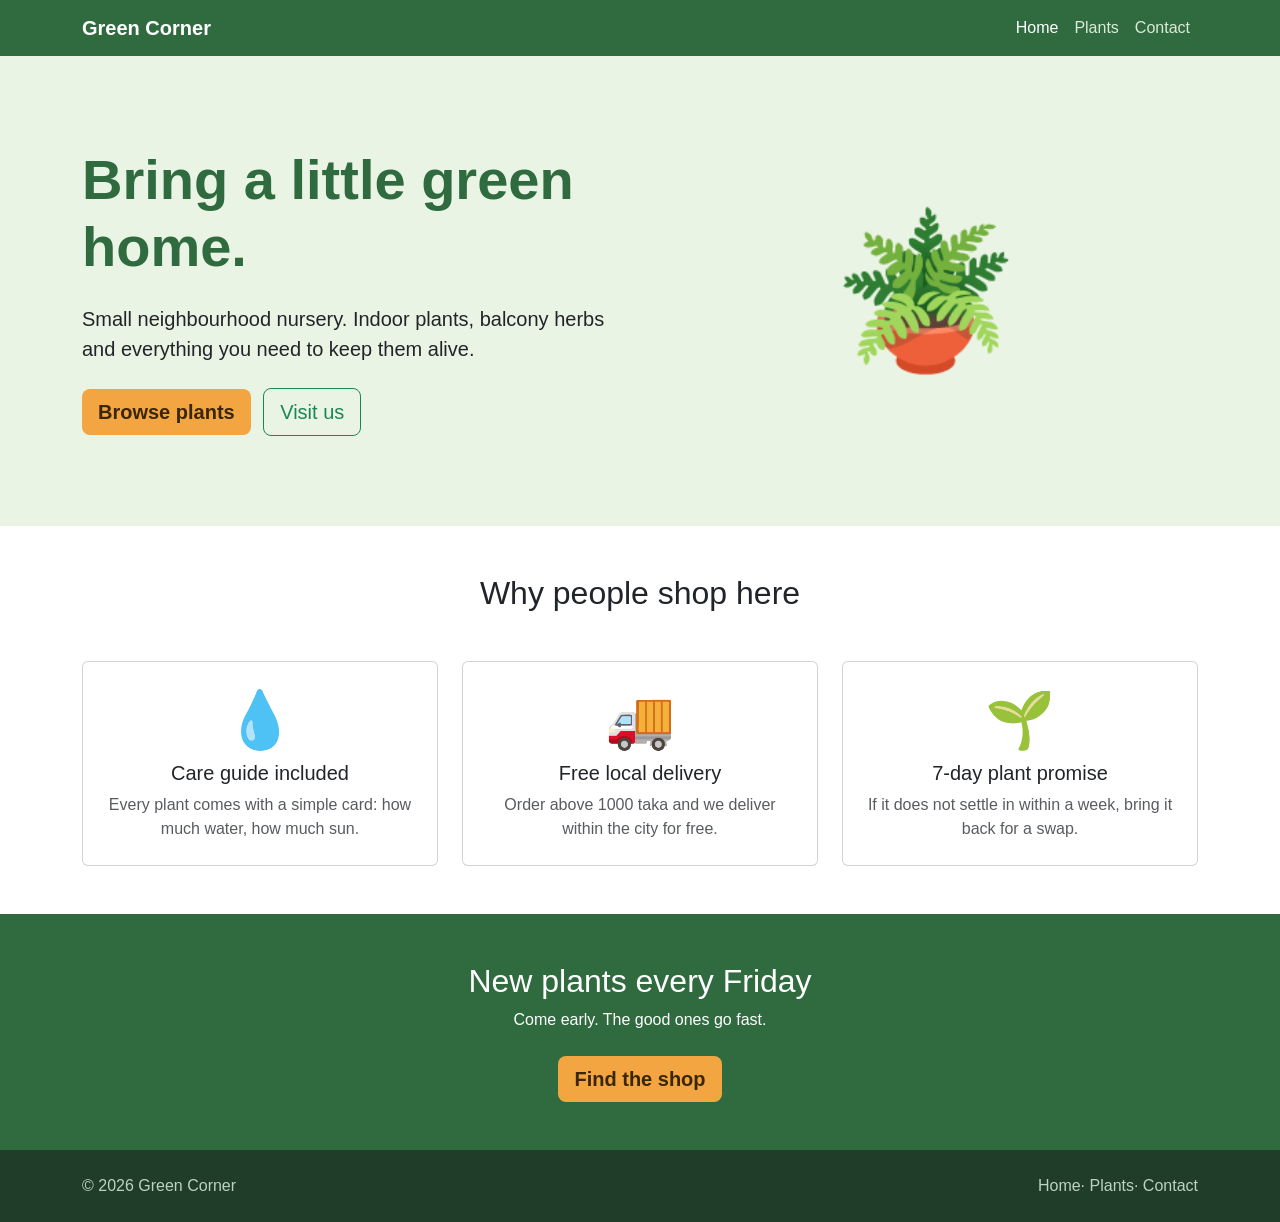
<file: index.html>
<!DOCTYPE html>
<html lang="en">
<head>
    <meta charset="UTF-8">
    <meta name="viewport" content="width=device-width, initial-scale=1.0">
    <title>Green Corner - Plant Nursery</title>
    <link href="https://cdn.jsdelivr.net/npm/bootstrap@5.3.3/dist/css/bootstrap.min.css" rel="stylesheet">
    <link rel="stylesheet" href="https://cdn.jsdelivr.net/npm/bootstrap-icons@1.11.3/font/bootstrap-icons.min.css">
    <link rel="stylesheet" href="css/style.css">
</head>
<body>
    <nav class="navbar navbar-expand-md navbar-dark navbar-gc">
        <div class="container">
            <a class="navbar-brand fw-bold" href="index.html">Green Corner</a>
            <button class="navbar-toggler" type="button" data-bs-toggle="collapse" data-bs-target="#menu">
                <span class="navbar-toggler-icon"></span>
            </button>
            <div class="collapse navbar-collapse" id="menu">
                <ul class="navbar-nav ms-auto">
                    <li class="nav-item"><a class="nav-link active" href="index.html">Home</a></li>
                    <li class="nav-item"><a class="nav-link" href="plants.html">Plants</a></li>
                    <li class="nav-item"><a class="nav-link" href="contact.html">Contact</a></li>
                </ul>
            </div>
        </div>
    </nav>

    <header class="hero">
        <div class="container">
            <div class="row align-items-center">
                <div class="col-lg-6">
                    <h1 class="display-4">Bring a little green home.</h1>
                    <p class="lead my-4">Small neighbourhood nursery. Indoor plants, balcony herbs and everything you need to keep them alive.</p>
                    <a href="plants.html" class="btn btn-gc btn-lg">Browse plants</a>
                    <a href="contact.html" class="btn btn-outline-success btn-lg ms-2">Visit us</a>
                </div>

                <div class="col-lg-6 text-center mt-5 mt-lg-0">
                    <div style="font-size:150px" plant-icon>🪴</div>
                </div>
            </div>
        </div>
    </header>
    
    <section class="py-5">
        <div class="container">
            <h2 class="text-center mb-5">Why people shop here</h2>
            <div class="row g-4">
                <div class="col-md-4">
                    <div class="card h-100 text-center card-hover">
                        <div class="card-body p-4">
                            <div class="display-4">💧</div>
                            <h5 class="card-title mt-2">Care guide included</h5>
                            <p class="card-text text-muted">Every plant comes with a simple card: how much water, how much sun.</p>
                        </div>
                    </div>
                </div>
                <div class="col-md-4">
                    <div class="card h-100 text-center card-hover">
                        <div class="card-body p-4">
                            <div class="display-4">🚚</div>
                            <h5 class="card-title mt-2">Free local delivery</h5>
                            <p class="card-text text-muted">Order above 1000 taka and we deliver within the city for free.</p>
                        </div>
                    </div>
                </div>
                <div class="col-md-4">
                    <div class="card h-100 text-center card-hover">
                        <div class="card-body p-4">
                            <div class="display-4">🌱</div>
                            <h5 class="card-title mt-2">7-day plant promise</h5>
                            <p class="card-text text-muted">If it does not settle in within a week, bring it back for a swap.</p>
                        </div>
                    </div>
                </div>
            </div>
        </div>
    </section>

    <section class="py-5 text-center text-white" style="background-color: var(--gc-green);">
        <div class="container">
            <h2>New plants every Friday</h2>
            <p class="mb-4">Come early. The good ones go fast.</p>
            <a href="contact.html" class="btn btn-gc btn-lg">Find the shop</a>
        </div>
    </section>

    <!--Footer-->

    <footer class="py-4">
        <div class="container d-flex flex-column flex-md-row justify-content-between">
            <span>&copy; 2026 Green Corner</span>
            <span>
                <a href="index.html">Home</a>&middot;
                <a href="plants.html">Plants</a>&middot;
                <a href="contact.html">Contact</a>
            </span>
        </div>
    </footer>

    <script src="https://cdn.jsdelivr.net/npm/bootstrap@5.3.3/dist/js/bootstrap.bundle.min.js"></script>

    
</body>
</html>
</file>
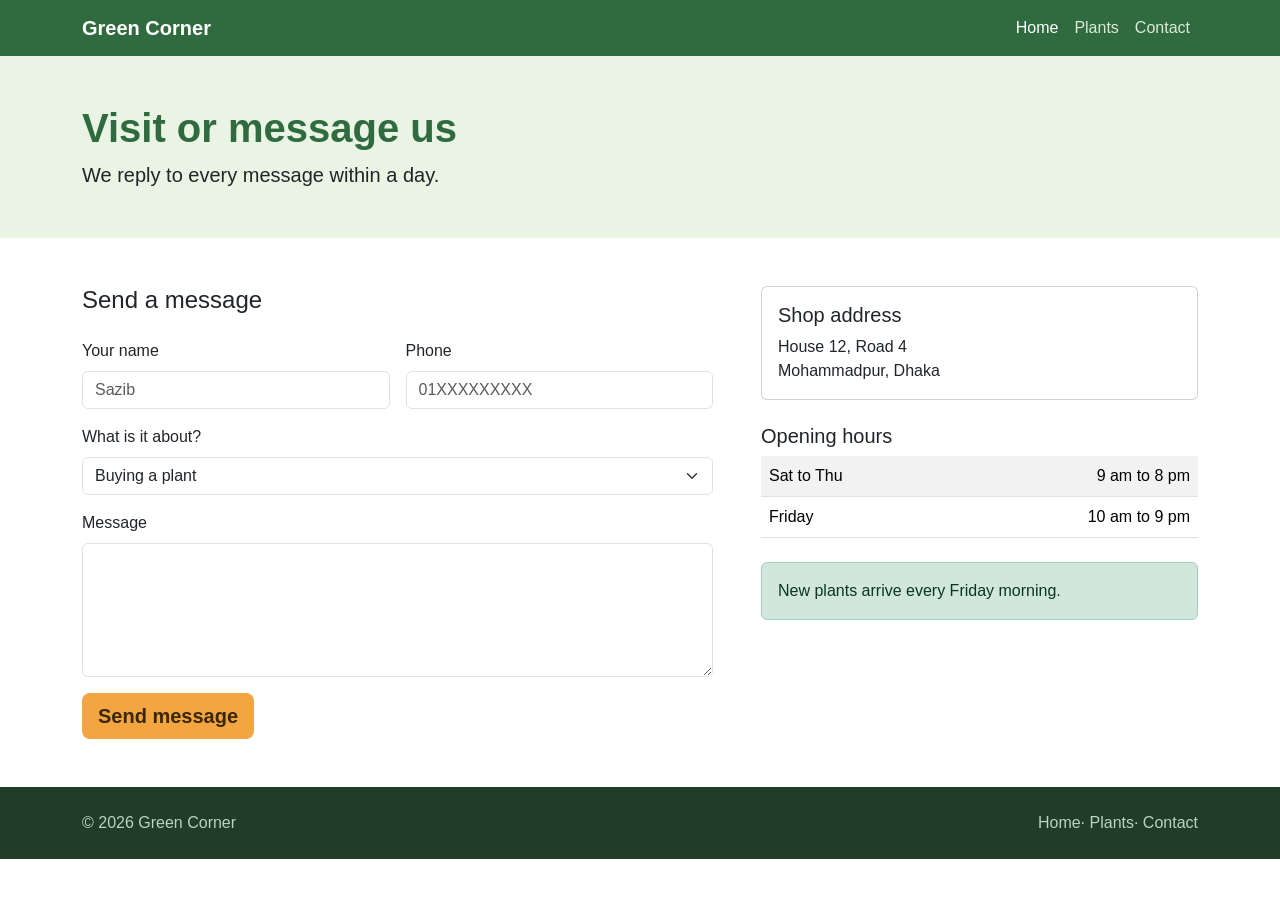
<file: contact.html>
<!DOCTYPE html>
<html lang="en">
<head>
    <meta charset="UTF-8">
    <meta name="viewport" content="width=device-width, initial-scale=1.0">
    <title>Contact - Green Corner</title>
    <link href="https://cdn.jsdelivr.net/npm/bootstrap@5.3.3/dist/css/bootstrap.min.css" rel="stylesheet">
    <link rel="stylesheet" href="https://cdn.jsdelivr.net/npm/bootstrap-icons@1.11.3/font/bootstrap-icons.min.css">
    <link rel="stylesheet" href="css/style.css">
</head>
<body>
    <nav class="navbar navbar-expand-md navbar-dark navbar-gc">
        <div class="container">
            <a class="navbar-brand fw-bold" href="index.html">Green Corner</a>
            <button class="navbar-toggler" type="button" data-bs-toggle="collapse" data-bs-target="#menu">
                <span class="navbar-toggler-icon"></span>
            </button>
            <div class="collapse navbar-collapse" id="menu">
                <ul class="navbar-nav ms-auto">
                    <li class="nav-item"><a class="nav-link active" href="index.html">Home</a></li>
                    <li class="nav-item"><a class="nav-link" href="plants.html">Plants</a></li>
                    <li class="nav-item"><a class="nav-link" href="contact.html">Contact</a></li>
                </ul>
            </div>
        </div>
    </nav>

    <header class="py-5" style="background-color: var(--gc-light);">
        <div class="container">
            <h1 class="fw-bold" style="color: var(--gc-green);">Visit or message us</h1>
            <p class="lead mb-0">We reply to every message within a day.</p>
        </div>
    </header>

    <section class="py-5">
        <div class="container">
            <div class="row g-5">
                <div class="col-lg-7">
                    <h2 class="h4 mb-4">Send a message</h2>
                    <form action="">
                        <div class="row g-3">
                            <div class="col-md-6">
                                <label for="name" class="form-label">Your name</label>
                                <input type="text" class="form-control" id="name" placeholder="Sazib">
                            </div>
                            <div class="col-md-6">
                                <label for="phone" class="form-label">Phone</label>
                                <input type="tel" class="form-control" id="phone" placeholder="01XXXXXXXXX">
                            </div>
                            <div class="col-12">
                                <label for="topic" class="form-label">What is it about?</label>
                                <select class="form-select" id="topic">
                                    <option>Buying a plant</option>
                                    <option>Plant care help</option>
                                    <option>Delivery</option>
                                    <option>Something else</option>
                                </select>
                            </div>
                            <div class="col-12">
                                <label for="msg" class="form-label">Message</label>
                                <textarea class="form-control" id="msg" rows="5"></textarea>
                            </div>
                            <div class="col-12">
                                <button type="submit" class="btn btn-gc btn-lg">Send message</button>
                            </div>
                        </div>
                    </form>
                </div>

                <div class="col-lg-5">
                    <div class="card mb-4">
                        <div class="card-body">
                            <h2 class="h5">Shop address</h2>
                            <p class="mb-0">House 12, Road 4<br>Mohammadpur, Dhaka</p>
                        </div>
                    </div>

                    <h2 class="h5">Opening hours</h2>
                    <table class="table table-striped">
                        <tbody>
                            <tr><td>Sat to Thu</td><td class="text-end">9 am to 8 pm</td></tr>
                            <tr><td>Friday</td><td class="text-end">10 am to 9 pm</td></tr>
                        </tbody>
                    </table>

                    <div class="alert alert-success mt-4" role="alert">
                        New plants arrive every Friday morning.
                    </div>
                </div>
            </div>
        </div>
    </section>


    <!--Footer-->

    <footer class="py-4">
        <div class="container d-flex flex-column flex-md-row justify-content-between">
            <span>&copy; 2026 Green Corner</span>
            <span>
                <a href="index.html">Home</a>&middot;
                <a href="plants.html">Plants</a>&middot;
                <a href="contact.html">Contact</a>
            </span>
        </div>
    </footer>


    <script src="https://cdn.jsdelivr.net/npm/bootstrap@5.3.3/dist/js/bootstrap.bundle.min.js"></script>
</body>
</html>
</file>
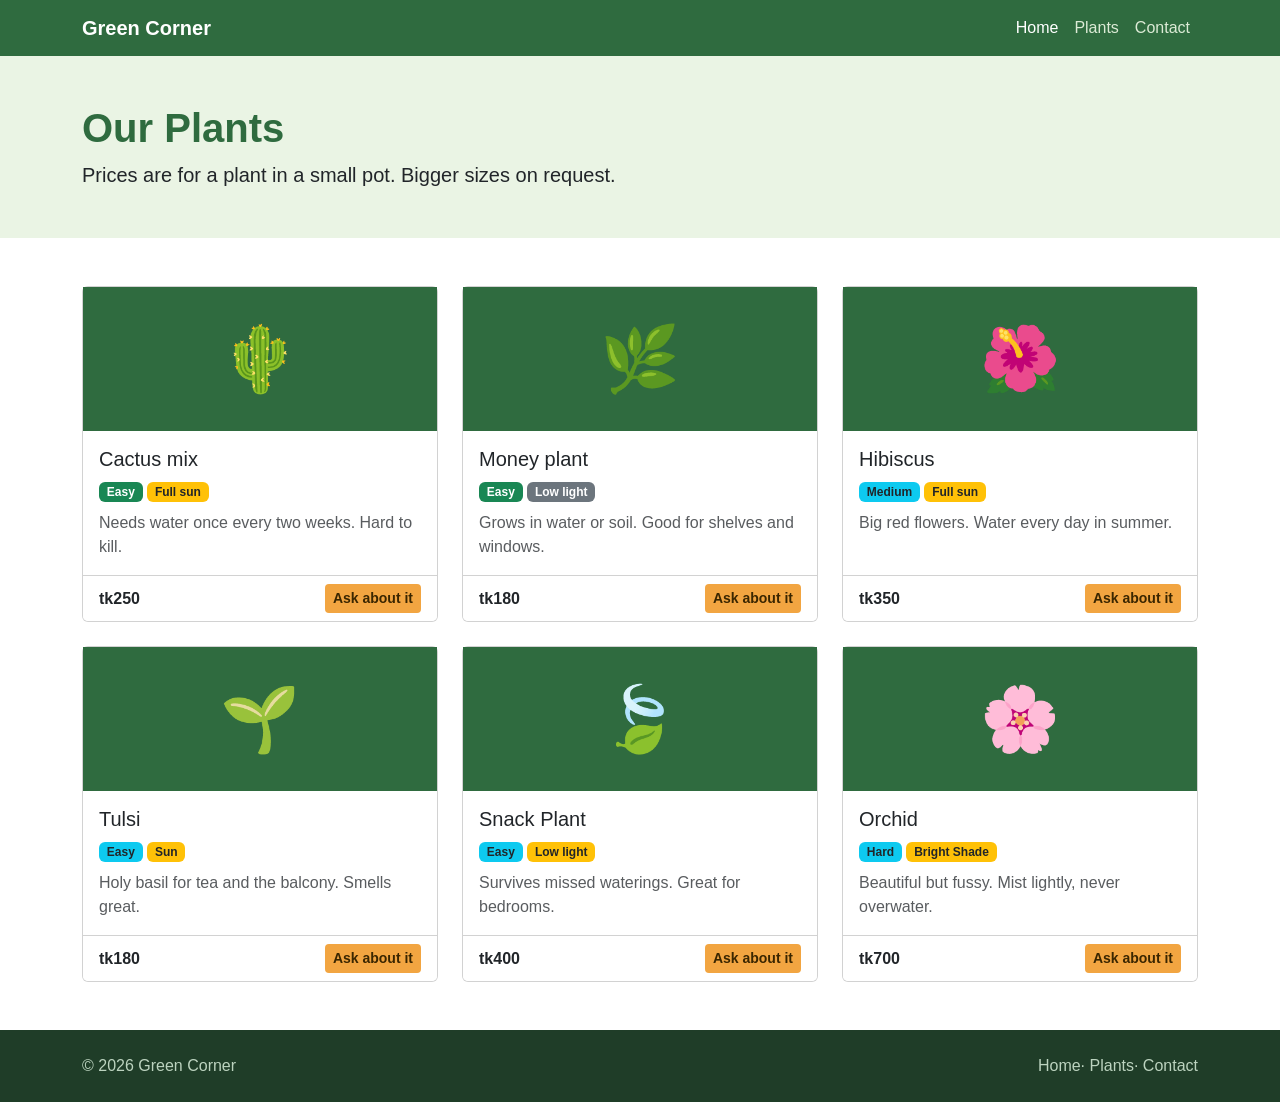
<file: plants.html>
<!DOCTYPE html>
<html lang="en">
<head>
    <meta charset="UTF-8">
    <meta name="viewport" content="width=device-width, initial-scale=1.0">
    <title>Plants - Green Corner</title>
    <link href="https://cdn.jsdelivr.net/npm/bootstrap@5.3.3/dist/css/bootstrap.min.css" rel="stylesheet">
    <link rel="stylesheet" href="https://cdn.jsdelivr.net/npm/bootstrap-icons@1.11.3/font/bootstrap-icons.min.css">
    <link rel="stylesheet" href="css/style.css">
</head>
<body>
    <nav class="navbar navbar-expand-md navbar-dark navbar-gc">
        <div class="container">
            <a class="navbar-brand fw-bold" href="index.html">Green Corner</a>
            <button class="navbar-toggler" type="button" data-bs-toggle="collapse" data-bs-target="#menu">
                <span class="navbar-toggler-icon"></span>
            </button>
            <div class="collapse navbar-collapse" id="menu">
                <ul class="navbar-nav ms-auto">
                    <li class="nav-item"><a class="nav-link active" href="index.html">Home</a></li>
                    <li class="nav-item"><a class="nav-link" href="plants.html">Plants</a></li>
                    <li class="nav-item"><a class="nav-link" href="contact.html">Contact</a></li>
                </ul>
            </div>
        </div>
    </nav>

    <header class="py-5" style="background-color: var(--gc-light);">
        <div class="container">
            <h1 class="fw-bold" style="color: var(--gc-green);">Our Plants</h1>
            <p class="lead mb-0">Prices are for a plant in a small pot. Bigger sizes on request.</p>
        </div>
    </header>

    <!--Plant Grid-->

    <section class="py-5">
        <div class="container">
            <div class="row row-cols-1 row-cols-sm-2 row-cols-lg-3 g-4">
                <div class="col">
                    <div class="card h-100 card-hover">
                        <div class="emoji-box">🌵</div>
                        <div class="card-body">
                            <h5 class="card-title">Cactus mix</h5>
                            <span class="badge bg-success">Easy</span>
                            <span class="badge bg-warning text-dark">Full sun</span>
                            <p class="card-text text-muted mt-2">Needs water once every two weeks. Hard to kill.</p>
                        </div>
                        <div class="card-footer d-flex justify-content-between align-items-center bg-white">
                            <strong>tk250</strong>
                            <a href="contact.html" class="btn btn-sm btn-gc">Ask about it</a>
                        </div>
                    </div>
                </div>

                <div class="col">
                    <div class="card h-100 card-hover">
                        <div class="emoji-box">🌿</div>
                        <div class="card-body">
                            <h5 class="card-title">Money plant</h5>
                            <span class="badge bg-success">Easy</span>
                            <span class="badge bg-secondary">Low light</span>
                            <p class="card-text text-muted mt-2">Grows in water or soil. Good for shelves and windows.</p>
                        </div>
                        <div class="card-footer d-flex justify-content-between align-items-center bg-white">
                            <strong>tk180</strong>
                            <a href="contact.html" class="btn btn-sm btn-gc">Ask about it</a>
                        </div>
                    </div>
                </div>
                <div class="col">
                    <div class="card h-100 card-hover">
                        <div class="emoji-box">🌺</div>
                        <div class="card-body">
                            <h5 class="card-title">Hibiscus</h5>
                            <span class="badge bg-info text-dark">Medium</span>
                            <span class="badge bg-warning text-dark">Full sun</span>
                            <p class="card-text text-muted mt-2">Big red flowers. Water every day in summer.</p>
                        </div>
                        <div class="card-footer d-flex justify-content-between align-items-center bg-white">
                            <strong>tk350</strong>
                            <a href="contact.html" class="btn btn-sm btn-gc">Ask about it</a>
                        </div>
                    </div>
                </div>
                <div class="col">
                    <div class="card h-100 card-hover">
                        <div class="emoji-box">🌱</div>
                        <div class="card-body">
                            <h5 class="card-title">Tulsi</h5>
                            <span class="badge bg-info text-dark">Easy</span>
                            <span class="badge bg-warning text-dark">Sun</span>
                            <p class="card-text text-muted mt-2">Holy basil for tea and the balcony. Smells great.</p>
                        </div>
                        <div class="card-footer d-flex justify-content-between align-items-center bg-white">
                            <strong>tk180</strong>
                            <a href="contact.html" class="btn btn-sm btn-gc">Ask about it</a>
                        </div>
                    </div>
                </div>
                <div class="col">
                    <div class="card h-100 card-hover">
                        <div class="emoji-box">🍃</div>
                        <div class="card-body">
                            <h5 class="card-title">Snack Plant</h5>
                            <span class="badge bg-info text-dark">Easy</span>
                            <span class="badge bg-warning text-dark">Low light</span>
                            <p class="card-text text-muted mt-2">Survives missed waterings. Great for bedrooms.</p>
                        </div>
                        <div class="card-footer d-flex justify-content-between align-items-center bg-white">
                            <strong>tk400</strong>
                            <a href="contact.html" class="btn btn-sm btn-gc">Ask about it</a>
                        </div>
                    </div>
                </div>
                <div class="col">
                    <div class="card h-100 card-hover">
                        <div class="emoji-box">🌸</div>
                        <div class="card-body">
                            <h5 class="card-title">Orchid</h5>
                            <span class="badge bg-info text-dark">Hard</span>
                            <span class="badge bg-warning text-dark">Bright Shade</span>
                            <p class="card-text text-muted mt-2">Beautiful but fussy. Mist lightly, never overwater.</p>
                        </div>
                        <div class="card-footer d-flex justify-content-between align-items-center bg-white">
                            <strong>tk700</strong>
                            <a href="contact.html" class="btn btn-sm btn-gc">Ask about it</a>
                        </div>
                    </div>
                </div>
            </div>
        </div>
    </section>

    <!--Footer-->

    <footer class="py-4">
        <div class="container d-flex flex-column flex-md-row justify-content-between">
            <span>&copy; 2026 Green Corner</span>
            <span>
                <a href="index.html">Home</a>&middot;
                <a href="plants.html">Plants</a>&middot;
                <a href="contact.html">Contact</a>
            </span>
        </div>
    </footer>


    <script src="https://cdn.jsdelivr.net/npm/bootstrap@5.3.3/dist/js/bootstrap.bundle.min.js"></script>
</body>
</html>
</file>
<file: css/style.css>
:root
{
    --gc-green: #2f6b3f;
    --gc-light: #eaf4e4;
    --gc-accent: #f2a541;
}

body
{
    font-family: "Segoe UI", Arial, sans-serif;
}

.navbar-gc
{
    background-color: var(--gc-green);
}

.navbar-gc .nav-link
{
    color: #dcebd6;
}

.navbar-gc .nav-link:hover, .navbar-gc .nav-link.active
{
    color: #fff;
}

.hero
{
    background-color: var(--gc-light);
    padding: 90px 0;
}

.hero h1
{
    color: var(--gc-green);
    font-weight: 700;
}

.btn-gc
{
    background-color: var(--gc-accent);
    color: #3a2600;
    font-weight: 600;
    border: 0;
}

.btn-gc:hover
{
    background-color: #e0932b;
    color: #3a2600;
}

.emoji-box
{
    font-size: 64px;
    background-color: var(--gc-green);
    text-align: center;
    padding: 24px 0;
}

.card-hover
{
    transition: transform 0.2s, box-shadow 0.2s;
}

.card-hover:hover
{
    transform: translateY(-5px);
    box-shadow: 0 8px 20px rgba(0, 0 , 0, 0.12);
}

footer
{
    background-color: #1f3d28;
    color: #bcd3bf;
}

footer a
{
    color: #bcd3bf;
    text-decoration: none;
}

footer a:hover
{
    color: #fff;
}
</file>
